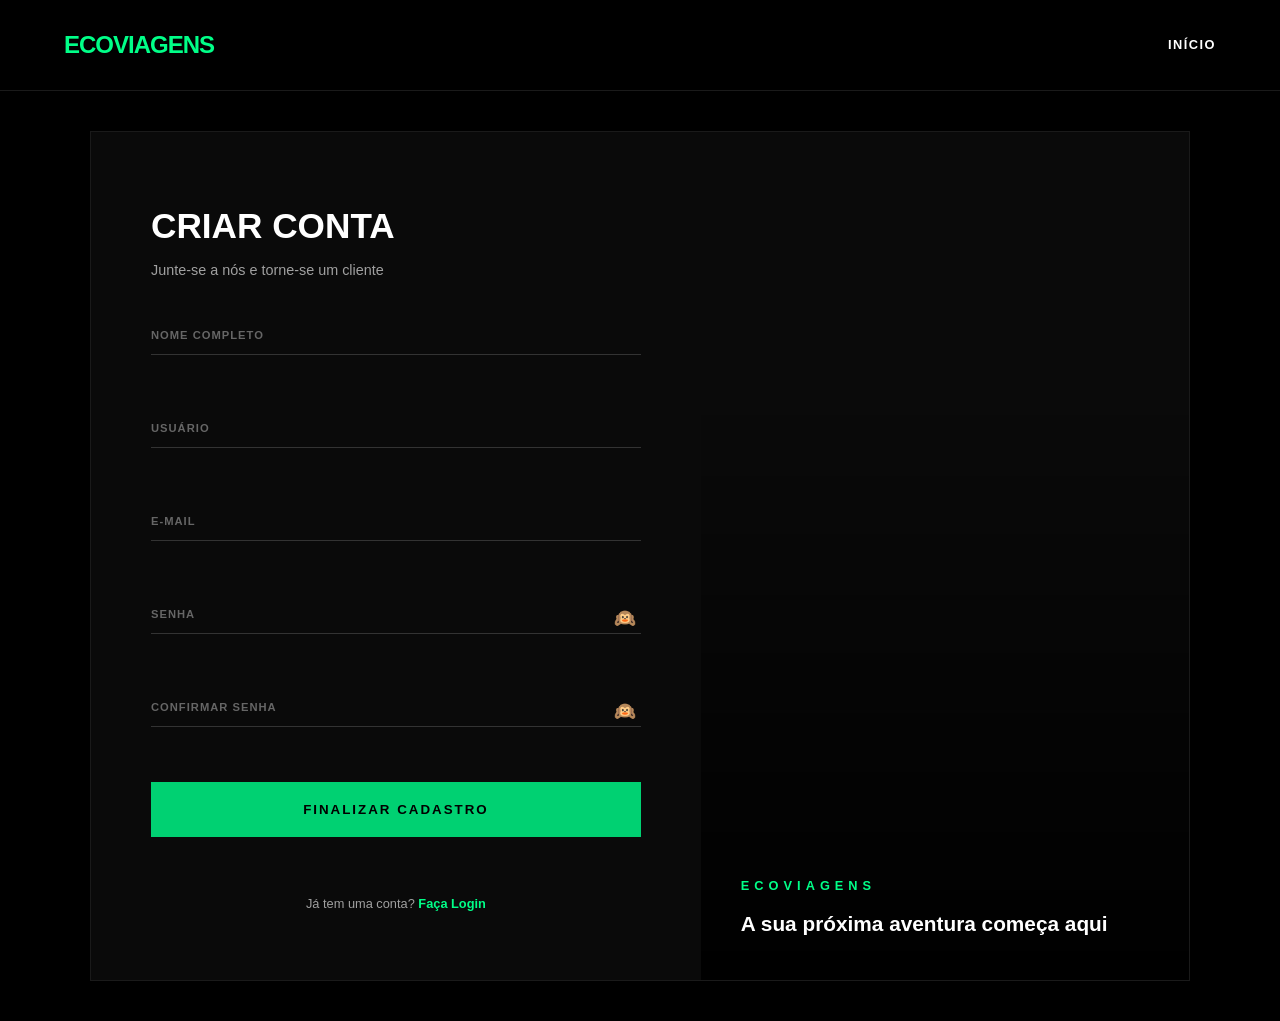
<file: site/cadastro.html>
<!DOCTYPE html>
<html lang="pt-br">
<head>
    <meta charset="UTF-8">
    <meta name="viewport" content="width=device-width, initial-scale=1.0">
    <title>Cadastro</title>
    <link rel="stylesheet" href="cadastro.css">
    <link rel="stylesheet" href="global.css">
</head>
<body>
    <header>
        <h1>EcoViagens</h1>
        <nav>
            <ul>
                <li><a href="index.html">Início</a></li>
            </ul>
        </nav>
    </header>

    <main class="cadastro-main">
        <div class="container-cadastro">
            <div class="caixa-cadastro">
                <div class="header-cadastro">
                    <h2>Criar Conta</h2>
                    <p>Junte-se a nós e torne-se um cliente</p>
                </div>

                <form onsubmit="cadastrarUsuario(event)" autocomplete="off">
                    <div class="input-group">
                        <input type="text" id="nome" placeholder=" " required>
                        <label>Nome Completo</label>
                        <div class="bar"></div>
                        <span class="msg-erro" id="erro-nome"></span>
                    </div>

                    <div class="input-group">
                        <input type="text" id="usuario" placeholder=" " required>
                        <label>Usuário</label>
                        <div class="bar"></div>
                        <span class="msg-erro" id="erro-usuario"></span>
                    </div>

                    <div class="input-group">
                        <input type="email" id="email" placeholder=" " required>
                        <label>E-mail</label>
                        <div class="bar"></div>
                        <span class="msg-erro" id="erro-email"></span>
                    </div>

                    <div class="input-group">
                        <input type="password" id="senha" placeholder=" " required>
                        <label>Senha</label>
                        <div class="bar"></div>
                        <span class="toggle-password" onclick="toggleSenha('senha', this)">🙉</span>
                        <span class="msg-erro" id="erro-senha"></span>
                    </div>

                    <div class="input-group">
                        <input type="password" id="confirmar" placeholder=" " required>
                        <label>Confirmar Senha</label>
                        <div class="bar"></div>
                        <span class="toggle-password" onclick="toggleSenha('confirmar', this)">🙉</span>
                        <span class="msg-erro" id="erro-confirmar"></span>
                    </div>

                    <button type="submit" class="btn-cadastro-submit">Finalizar Cadastro</button>
                    
                    <span class="msg-erro" id="erro-final" style="text-align: center; margin-top: 20px; width: 100%; display: block;"></span>
                </form>

                <div class="link-rodape">
                    Já tem uma conta? <a href="login.html">Faça Login</a>
                </div>
            </div>

            <div class="imagem-side-cadastro">
                <div class="overlay-texto">
                    <span>ECOVIAGENS</span>
                    <p>A sua próxima aventura começa aqui</p>
                </div>
            </div>
        </div>
    </main>
    <script src="cadastro.js"></script>
    <script src="global.js"></script>
</body>
</html>
</file>
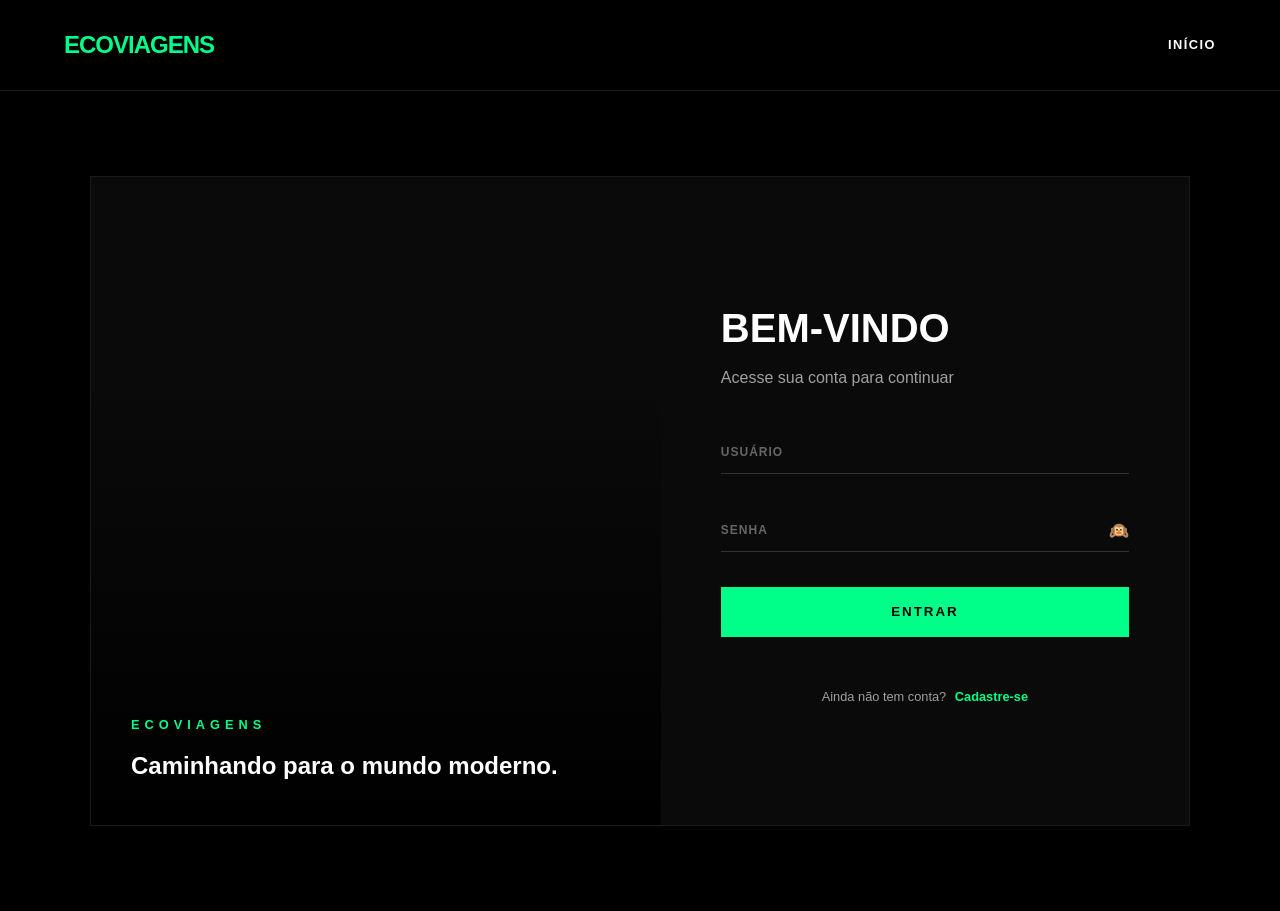
<file: site/login.html>
<!DOCTYPE html>
<html lang="pt-br">
<head>
    <meta charset="UTF-8">
    <meta name="viewport" content="width=device-width, initial-scale=1.0">
    <link rel="stylesheet" href="global.css">
    <link rel="stylesheet" href="login.css">
    <title>Login | EcoViagens</title>
</head>
<body>
    <header>
        <h1>EcoViagens</h1>
        <nav>
            <ul>
                <li><a href="index.html">Início</a></li>
            </ul>
        </nav>
    </header>

    <main class="login-main">
        <div class="container-login">
            <div class="imagem-side">
                <div class="overlay-texto">
                    <span>ECOVIAGENS</span>
                    <p>Caminhando para o mundo moderno.</p>
                </div>
            </div>
            
            <div class="caixa-login">
                <div class="header-login">
                    <h2>Bem-vindo</h2>
                    <p>Acesse sua conta para continuar</p>
                </div>

                <form onsubmit="fazerLogin(event)" autocomplete="off">
                    <div class="input-group">
                        <input type="text" id="usuario" placeholder=" " required>
                        <label>Usuário</label>
                        <div class="bar"></div>
                        <span class="msg-erro" id="erro-usuario"></span>
                    </div>

                    <div class="input-group" style="position: relative;">
                        <input type="password" id="senha" placeholder=" " required>
                        <label>Senha</label>
                        <div class="bar"></div>
                        <span class="toggle-password" onclick="toggleSenha('senha', this)" style="position: absolute; right: 0; bottom: 8px; cursor: pointer;">🙉</span>
                        <span class="msg-erro" id="erro-senha"></span>
                    </div>

                    <button type="submit" class="btn-cadastro-submit">Entrar</button>
                    
                    <span class="msg-erro" id="erro-final" style="text-align: center; margin-top: 20px; width: 100%; display: block;"></span>
                </form>

                <div class="link-rodape">
                    Ainda não tem conta? <a href="cadastro.html">Cadastre-se</a>
                </div>
            </div>
        </div>
    </main>

    <script src="login.js"></script>
    <script src="global.js"></script>
</body>
</html>
</file>
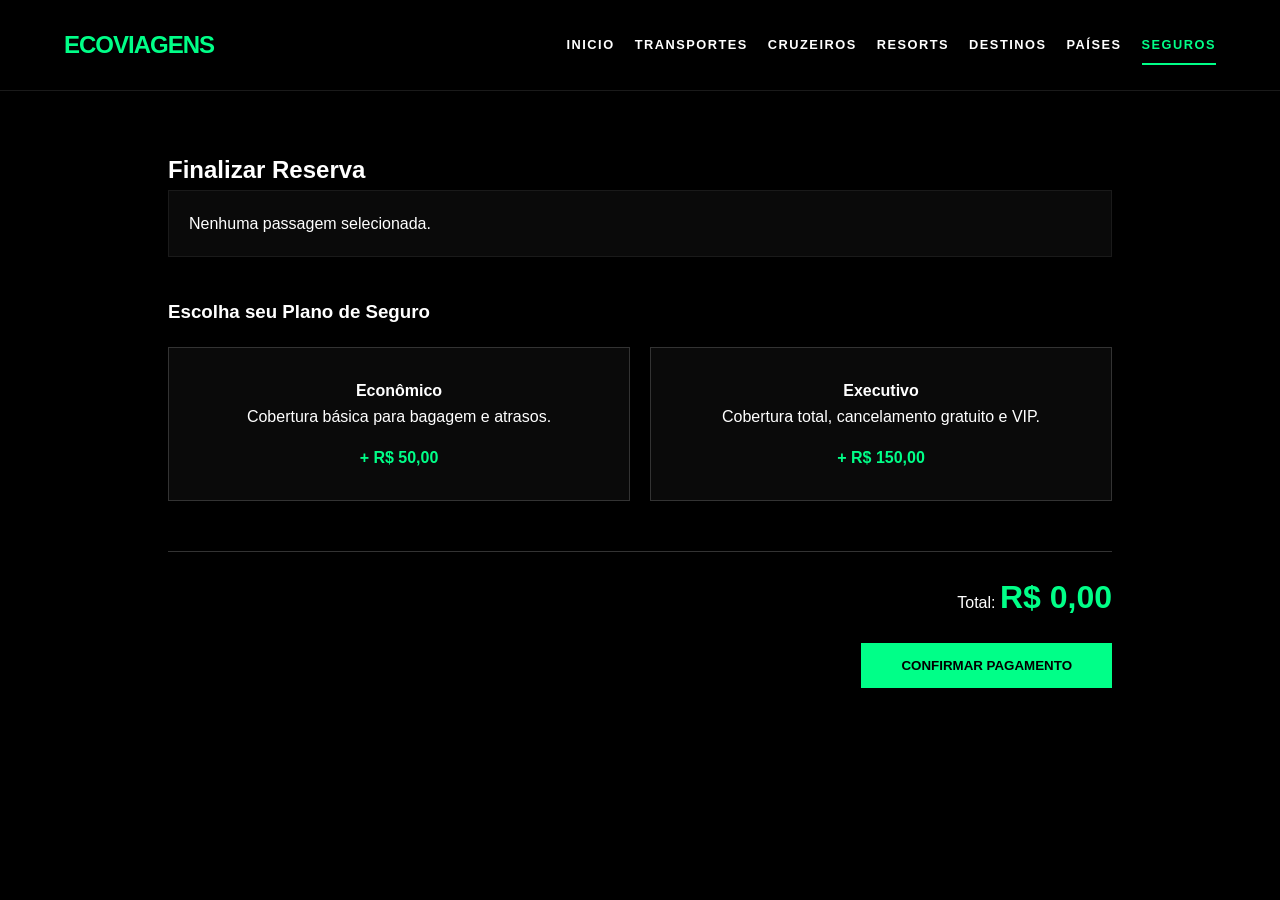
<file: site/menu/seguros.html>
<!DOCTYPE html>
<html lang="pt-br">
<head>
    <meta charset="UTF-8">
    <meta name="viewport" content="width=device-width, initial-scale=1.0">
    <link rel="stylesheet" href="../global.css">
    <link rel="stylesheet" href="seguros.css">
    <title>Seguros | EcoViagens</title>
</head>
<body>
    <header>
        <h1>EcoViagens</h1>
        <nav>
            <ul>
                <li><a href="../index.html">Inicio</a></li>
                <li><a href="transportes.html">Transportes</a></li>
                <li><a href="#">Cruzeiros</a></li>
                <li><a href="#">Resorts</a></li>
                <li><a href="#">Destinos</a></li>
                <li><a href="#">Países</a></li>
                <li><a href="seguros.html">Seguros</a></li>
            </ul>
        </nav>
    </header>

    <main class="checkout-container">
        <h2>Finalizar Reserva</h2>
        
        <div id="resumo-passagem" class="resumo-card">
            </div>

        <section class="planos-seguro">
            <h3>Escolha seu Plano de Seguro</h3>
            <div class="cards-seguro">
                <div class="card-plano" onclick="selecionarPlano('Economico', 50)">
                    <h4>Econômico</h4>
                    <p>Cobertura básica para bagagem e atrasos.</p>
                    <span class="preco-seguro">+ R$ 50,00</span>
                </div>
                <div class="card-plano" onclick="selecionarPlano('Executivo', 150)">
                    <h4>Executivo</h4>
                    <p>Cobertura total, cancelamento gratuito e VIP.</p>
                    <span class="preco-seguro">+ R$ 150,00</span>
                </div>
            </div>
        </section>

        <div class="total-section">
            <p>Total: <span id="valor-total">R$ 0,00</span></p>
            <button class="btn-finalizar" onclick="finalizarCompra()">CONFIRMAR PAGAMENTO</button>
        </div>
    </main>

    <script src="seguros.js"></script>
    <script src="../global.js"></script>
</body>
</html>
</file>
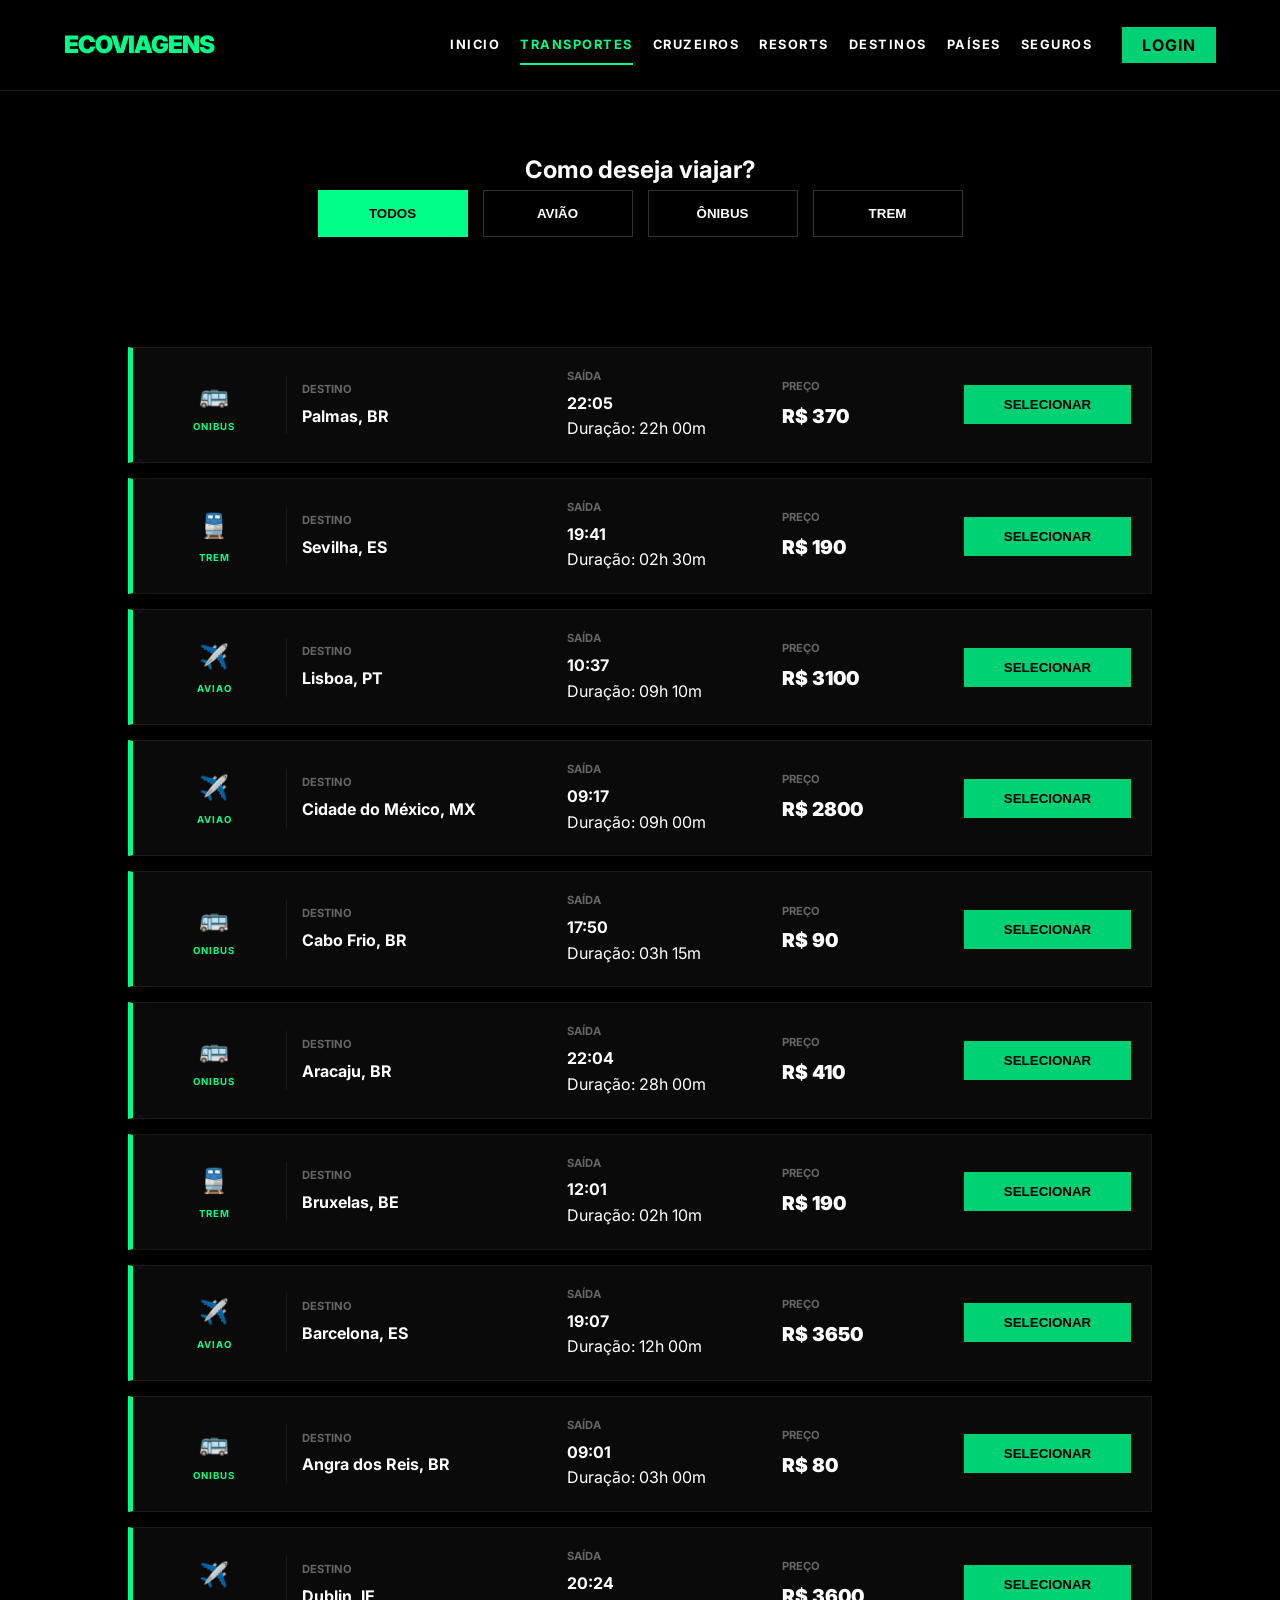
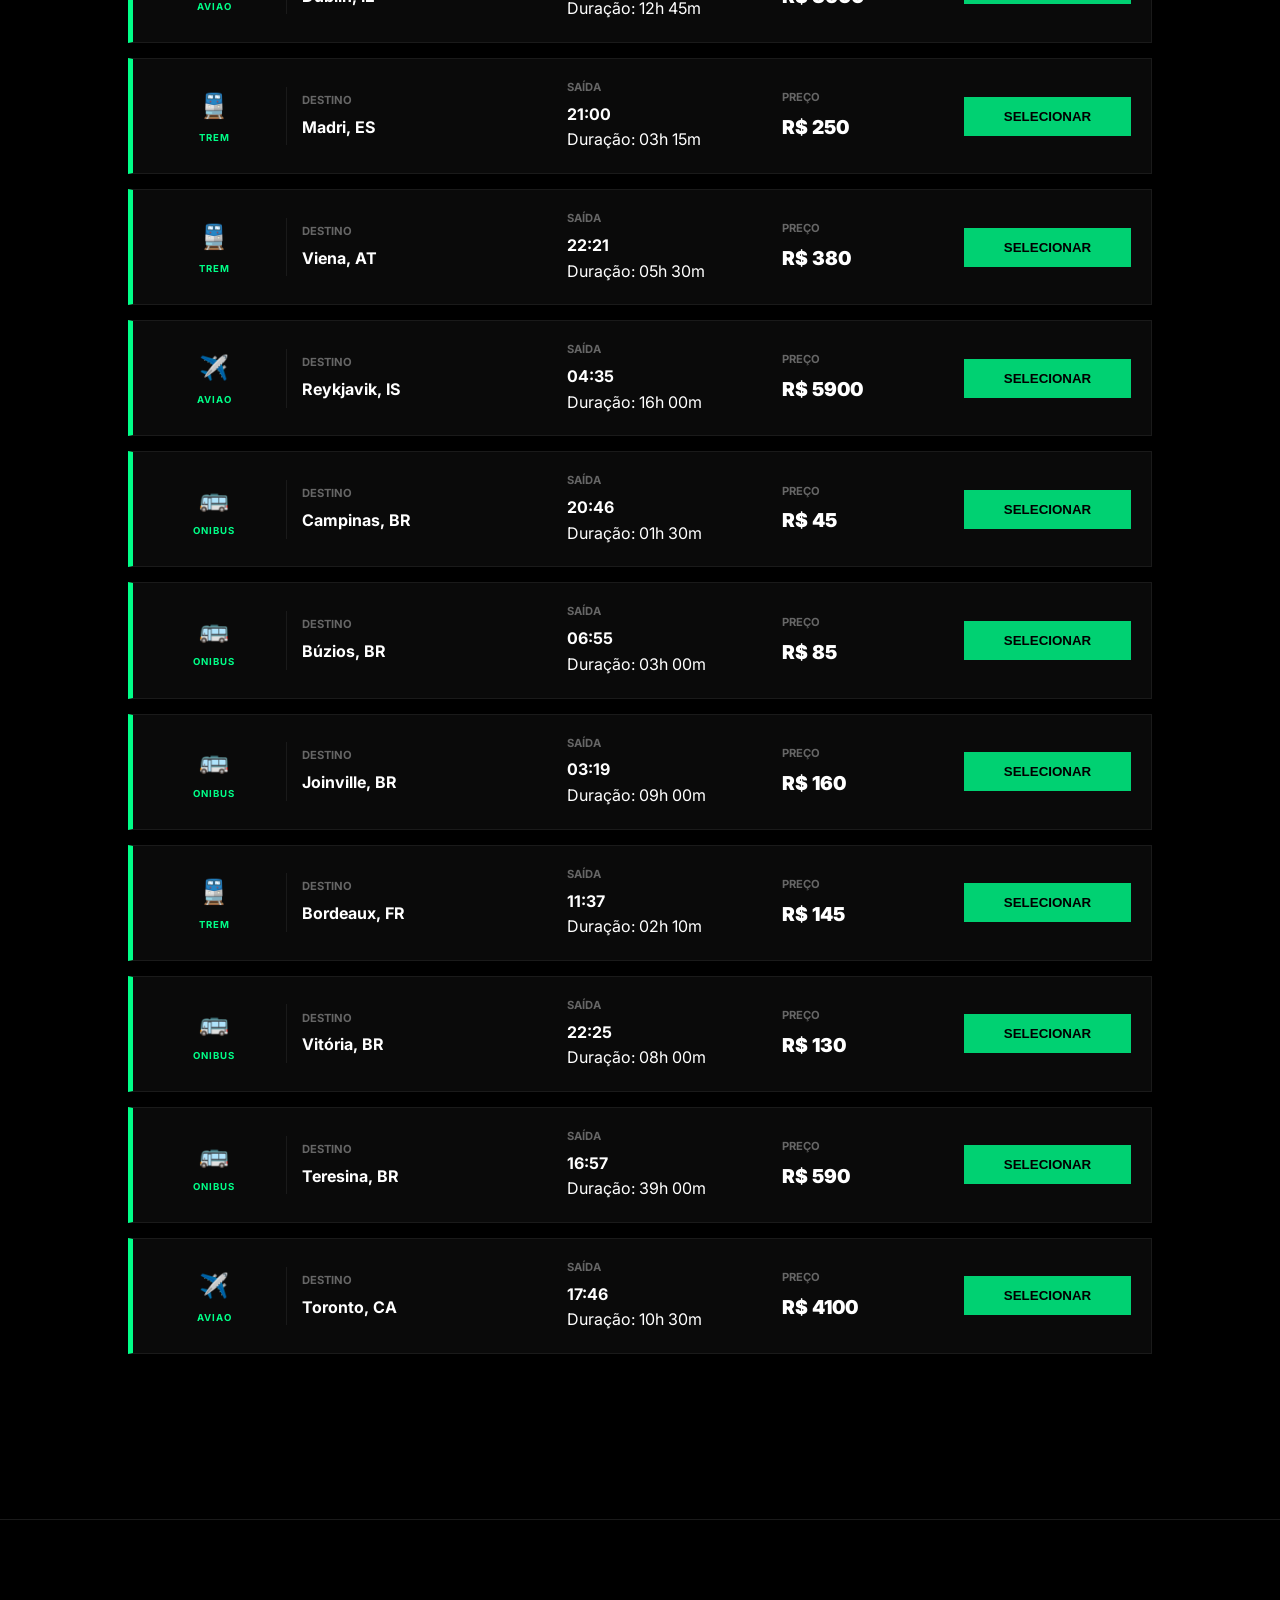
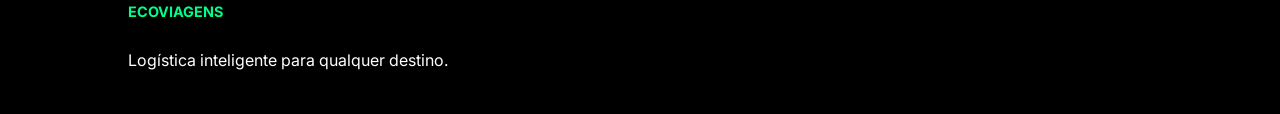
<file: site/menu/transportes.html>
<!DOCTYPE html>
<html lang="pt-br">
<head>
    <meta charset="UTF-8">
    <meta name="viewport" content="width=device-width, initial-scale=1.0">
    <link href="https://fonts.googleapis.com/css2?family=Inter:wght@400;700;900&display=swap" rel="stylesheet">
    <link rel="stylesheet" href="transportes.css">
    <link rel="stylesheet" href="../global.css">
    <title>Transportes | EcoViagens</title>
</head>
<body>

    <header>
        <h1>EcoViagens</h1>
        <nav>
            <ul>
                <li><a href="../index.html">Inicio</a></li>
                <li><a href="transportes.html">Transportes</a></li>
                <li><a href="#">Cruzeiros</a></li>
                <li><a href="#">Resorts</a></li>
                <li><a href="#">Destinos</a></li>
                <li><a href="#">Países</a></li>
                <li><a href="seguros.html">Seguros</a></li>
            </ul>
            <a href="../login.html" class="btn-login">LOGIN</a>
        </nav>
    </header>

    <main>
        <section class="filtro-transporte">
            <div class="container-filtro">
                <h2>Como deseja viajar?</h2>
                <div class="botoes-filtro">
                    <button class="btn-transporte active" onclick="filtrar('todos')">TODOS</button>
                    <button class="btn-transporte" onclick="filtrar('aviao')">AVIÃO</button>
                    <button class="btn-transporte" onclick="filtrar('onibus')">ÔNIBUS</button>
                    <button class="btn-transporte" onclick="filtrar('trem')">TREM</button>
                </div>
            </div>
        </section>

        <section class="lista-passagens">
            <div class="grid-passagens" id="passagens-container">
                </div>
        </section>
    </main>

    <footer class="rodape">
        <div class="rodape-container">
            <div class="rodape-secao">
                <h3>EcoViagens</h3>
                <p>Logística inteligente para qualquer destino.</p>
            </div>
        </div>
    </footer>

    <script src="transportes.js"></script>
    <script src="../global.js"></script>
</body>
</html>
</file>
<file: site/cadastro.css>
.cadastro-main {
    min-height: calc(100vh - 80px);
    display: flex;
    justify-content: center;
    align-items: center;
    background: var(--bg-puro);
    padding: 40px 5%;
}

.container-cadastro {
    display: flex;
    width: 100%;
    max-width: 1100px;
    height: 850px;
    background: var(--bg-card);
    border: 1px solid var(--borda-suave);
    box-shadow: 0 50px 100px rgba(0,0,0,0.8);
}

.caixa-cadastro {
    flex: 1.2;
    padding: 60px;
    display: flex;
    flex-direction: column;
    justify-content: center;
}

.header-cadastro h2 {
    font-size: 2.2rem;
    font-weight: 900;
    text-transform: uppercase;
    margin-bottom: 5px;
    color: var(--texto-principal);
}

.header-cadastro p {
    color: var(--texto-secundario);
    margin-bottom: 35px;
    font-size: 0.9rem;
}

.input-group {
    position: relative;
    margin-bottom: 35px;
    display: flex;
    flex-direction: column;
}

.input-group input {
    width: 100%;
    padding: 10px 35px 10px 0;
    background: transparent;
    border: none;
    border-bottom: 1px solid #333;
    color: white;
    font-size: 0.95rem;
    outline: none;
    order: 1;
}

.input-group label {
    position: absolute;
    top: 10px;
    left: 0;
    color: #666;
    pointer-events: none;
    transition: 0.3s ease all;
    text-transform: uppercase;
    font-weight: 700;
    font-size: 0.7rem;
    letter-spacing: 1px;
}

.input-group input:focus ~ label,
.input-group input:not(:placeholder-shown) ~ label {
    top: -15px;
    font-size: 0.6rem;
    color: var(--verde-vibrante);
}

.input-group .bar {
    position: absolute;
    top: 35px;
    left: 0;
    width: 0;
    height: 2px;
    background: var(--verde-vibrante);
    transition: 0.4s ease;
    z-index: 2;
}

.input-group input:focus ~ .bar {
    width: 100%;
}

.toggle-password {
    position: absolute;
    right: 5px;
    top: 8px;
    cursor: pointer;
    font-size: 1.1rem;
    z-index: 10;
    user-select: none;
    transition: 0.2s;
}

.toggle-password:hover {
    filter: brightness(1.5);
}

.msg-erro {
    color: #ff4d4d;
    font-size: 0.65rem;
    font-weight: 700;
    text-transform: uppercase;
    margin-top: 8px;
    display: block;
    min-height: 12px;
    opacity: 0;
    transition: 0.3s;
    order: 3;
}

.msg-erro.ativo {
    opacity: 1;
}

.btn-cadastro-submit {
    width: 100%;
    height: 55px;
    background: var(--verde-login);
    color: #000;
    border: none;
    font-weight: 900;
    text-transform: uppercase;
    letter-spacing: 2px;
    cursor: pointer;
    transition: 0.4s cubic-bezier(0.165, 0.84, 0.44, 1);
    margin-top: 15px;
    display: flex;
    justify-content: center;
    align-items: center;
}

.btn-cadastro-submit:hover:not(:disabled) {
    background: var(--verde-vibrante);
    letter-spacing: 4px;
    box-shadow: 0 0 30px rgba(0, 255, 136, 0.2);
}

.btn-cadastro-submit:disabled {
    opacity: 0.7;
    cursor: not-allowed;
}

.loader {
    width: 20px;
    height: 20px;
    border: 3px solid #000;
    border-bottom-color: transparent;
    border-radius: 50%;
    display: inline-block;
    animation: rotation 1s linear infinite;
}

@keyframes rotation {
    0% { transform: rotate(0deg); }
    100% { transform: rotate(360deg); }
}

.imagem-side-cadastro {
    flex: 1;
    background: url('https://images.unsplash.com/photo-1501785888041-af3ef285b470?q=80&w=1000') no-repeat center center;
    background-size: cover;
    position: relative;
    display: flex;
    align-items: flex-end;
    padding: 40px;
}

.imagem-side-cadastro::before {
    content: '';
    position: absolute;
    inset: 0;
    background: linear-gradient(to top, #000 0%, transparent 70%),
                linear-gradient(to left, transparent 80%, var(--bg-card) 100%);
}

.overlay-texto {
    position: relative;
    z-index: 2;
}

.overlay-texto span {
    color: var(--verde-vibrante);
    font-weight: 900;
    letter-spacing: 5px;
    font-size: 0.8rem;
}

.overlay-texto p {
    font-size: 1.3rem;
    font-weight: 700;
    margin-top: 10px;
}

.link-rodape {
    margin-top: 25px;
    text-align: center;
    font-size: 0.8rem;
    color: var(--texto-secundario);
}

.link-rodape a {
    color: var(--verde-vibrante);
    text-decoration: none;
    font-weight: 700;
}

@media (max-width: 900px) {
    .container-cadastro {
        height: auto;
        flex-direction: column-reverse;
    }
    .imagem-side-cadastro {
        display: none;
    }
    .caixa-cadastro {
        padding: 40px 20px;
    }
}
</file>
<file: site/global.css>
:root {
    --bg-puro: #000000;
    --bg-card: #0a0a0a;
    --bg-card-hover: #121212;
    --verde-vibrante: #00ff88;
    --verde-login: #00d172;
    --texto-principal: #ffffff;
    --texto-secundario: #a0a0a0;
    --borda-suave: #1a1a1a;
}

* {
    box-sizing: border-box;
    margin: 0;
    padding: 0;
}

body {
    background-color: var(--bg-puro);
    color: var(--texto-principal);
    font-family: 'Inter', sans-serif;
    line-height: 1.6;
}

header {
    background-color: var(--bg-puro);
    padding: 25px 5%;
    display: flex;
    justify-content: space-between;
    align-items: center;
    border-bottom: 1px solid var(--borda-suave);
    position: sticky;
    top: 0;
    z-index: 1000;
}

header h1 { 
    color: var(--verde-vibrante);
    font-size: 1.5rem; 
    font-weight: 900;
    letter-spacing: -1px;
    text-transform: uppercase;
}

header nav {
    display: flex;
    align-items: center;
    gap: 30px;
}

header nav ul { 
    display: flex; 
    list-style: none; 
    gap: 20px;
    align-items: center;
}

header nav ul li {
    position: relative;
}

header nav a:not(.btn-login) { 
    color: var(--texto-principal); 
    text-decoration: none; 
    font-size: 0.8rem; 
    font-weight: 700;
    text-transform: uppercase;
    letter-spacing: 1.5px;
    transition: color 0.3s ease;
    display: inline-block;
    padding: 10px 0;
}

header nav a:not(.btn-login)::after {
    content: '';
    position: absolute;
    bottom: 0;
    left: 0;
    width: 100%;
    height: 2px;
    background-color: var(--verde-vibrante);
    transform: scaleX(0);
    transition: transform 0.4s cubic-bezier(0.86, 0, 0.07, 1);
    transform-origin: var(--origin, right);
}

header nav a:not(.btn-login):hover::after,
header nav a:not(.btn-login).active::after {
    transform: scaleX(1);
    transform-origin: var(--origin, left);
}

header nav a.active, 
header nav a:hover {
    color: var(--verde-vibrante);
}

.user-menu-container {
    position: relative;
    display: inline-block;
}

#user-name-btn {
    color: var(--verde-vibrante);
    font-weight: 900;
    text-transform: uppercase;
    cursor: pointer;
    letter-spacing: 1.5px;
    font-size: 0.8rem;
    padding: 10px 15px;
    border: 1px solid var(--borda-suave);
    transition: 0.3s;
}

#user-name-btn:hover {
    background: rgba(0, 255, 136, 0.05);
    border-color: var(--verde-vibrante);
}

.user-popup {
    position: absolute;
    top: calc(100% + 20px);
    right: 0;
    background: var(--bg-card);
    border: 1px solid var(--borda-suave);
    padding: 20px;
    border-radius: 4px;
    display: none;
    min-width: 220px;
    z-index: 9999;
    box-shadow: 0 20px 50px rgba(0,0,0,0.8);
    text-align: left;
}

.user-popup.ativo {
    display: block;
    animation: popupFade 0.3s ease-out;
}

@keyframes popupFade {
    from { opacity: 0; transform: translateY(-10px); }
    to { opacity: 1; transform: translateY(0); }
}

.pop-nome {
    margin: 0;
    color: white;
    font-weight: 700;
    font-size: 0.9rem;
    text-transform: uppercase;
}

.pop-user {
    margin: 2px 0 0 0;
    font-size: 0.75rem;
    color: var(--texto-secundario);
}

.user-popup hr {
    border: none;
    border-top: 1px solid var(--borda-suave);
    margin: 15px 0;
}

.btn-sair {
    background: transparent;
    color: #ff4d4d;
    border: 1px solid #ff4d4d;
    padding: 10px;
    width: 100%;
    cursor: pointer;
    font-weight: 800;
    text-transform: uppercase;
    font-size: 0.7rem;
    letter-spacing: 1px;
    transition: 0.3s;
}

.btn-sair:hover {
    background: #ff4d4d;
    color: white;
}

.btn-login {
    background-color: var(--verde-login) !important;
    color: #000 !important;
    padding: 10px 20px !important;
    font-weight: 700 !important;
    text-decoration: none !important;
    text-transform: uppercase;
    letter-spacing: 1px;
    transition: 0.3s;
    border: none;
    cursor: pointer;
    display: flex;
    align-items: center;
    justify-content: center;
    line-height: 1;
    height: fit-content;
}

.btn-login:hover {
    background-color: var(--verde-vibrante) !important;
    box-shadow: 0 0 15px rgba(0, 255, 136, 0.4);
    transform: translateY(-2px);
}

.btn-flat {
    background-color: var(--verde-vibrante);
    color: #000;
    padding: 20px 40px;
    text-decoration: none;
    font-weight: 800;
    text-transform: uppercase;
    letter-spacing: 2px;
    display: inline-block;
}

.btn-outline {
    border: 2px solid var(--texto-principal);
    color: var(--texto-principal);
    padding: 18px 40px;
    text-decoration: none;
    font-weight: 800;
    text-transform: uppercase;
    letter-spacing: 2px;
    display: inline-block;
}

.rodape { 
    padding: 80px 10% 40px; 
    border-top: 1px solid var(--borda-suave);
    margin-top: 50px;
}

.rodape-container { 
    display: grid; 
    grid-template-columns: repeat(auto-fit, minmax(200px, 1fr)); 
    gap: 50px; 
}

.rodape-secao h3 { 
    color: var(--verde-vibrante);
    font-size: 0.9rem;
    text-transform: uppercase;
    margin-bottom: 25px;
}

.rodape-secao ul { list-style: none; }
.rodape-secao a { color: var(--texto-secundario); text-decoration: none; font-size: 0.85rem; transition: 0.3s; }
.rodape-secao a:hover { color: var(--texto-principal); }
</file>
<file: site/login.css>
.login-main {
    min-height: calc(100vh - 80px);
    display: flex;
    justify-content: center;
    align-items: center;
    background: var(--bg-puro);
    padding: 40px 5%;
}

.container-login {
    display: flex;
    width: 100%;
    max-width: 1100px;
    height: 650px;
    background: var(--bg-card);
    border: 1px solid var(--borda-suave);
    box-shadow: 0 50px 100px rgba(0,0,0,0.8);
}

.imagem-side {
    flex: 1.2;
    background: url('https://images.unsplash.com/photo-1464822759023-fed622ff2c3b?q=80&w=1000') no-repeat center center;
    background-size: cover;
    position: relative;
    display: flex;
    align-items: flex-end;
    padding: 40px;
}

.imagem-side::before {
    content: '';
    position: absolute;
    inset: 0;
    background: linear-gradient(to top, #000 0%, transparent 70%),
                linear-gradient(to right, transparent 80%, var(--bg-card) 100%);
}

.overlay-texto {
    position: relative;
    z-index: 2;
}

.overlay-texto span {
    color: var(--verde-vibrante);
    font-weight: 900;
    letter-spacing: 5px;
    font-size: 0.8rem;
}

.overlay-texto p {
    font-size: 1.5rem;
    font-weight: 700;
    margin-top: 10px;
}

.caixa-login {
    flex: 1;
    padding: 60px;
    display: flex;
    flex-direction: column;
    justify-content: center;
}

.header-login h2 {
    font-size: 2.5rem;
    font-weight: 900;
    text-transform: uppercase;
    margin-bottom: 5px;
}

.header-login p {
    color: var(--texto-secundario);
    margin-bottom: 40px;
}

.input-group {
    position: relative;
    margin-bottom: 35px;
}

.input-group input {
    width: 100%;
    padding: 12px 0;
    background: transparent;
    border: none;
    border-bottom: 1px solid #333;
    color: white;
    font-size: 1rem;
    outline: none;
    transition: 0.3s;
}

.input-group label {
    position: absolute;
    top: 12px;
    left: 0;
    color: #666;
    pointer-events: none;
    transition: 0.3s ease all;
    text-transform: uppercase;
    font-weight: 700;
    font-size: 0.75rem;
    letter-spacing: 1px;
}

.input-group input:focus ~ label,
.input-group input:not(:placeholder-shown) ~ label {
    top: -15px;
    font-size: 0.65rem;
    color: var(--verde-vibrante);
}

.input-group .bar {
    position: absolute;
    bottom: 0;
    left: 0;
    width: 0;
    height: 2px;
    background: var(--verde-vibrante);
    transition: 0.4s ease;
}

.input-group input:focus ~ .bar {
    width: 100%;
}

.btn-cadastro-submit {
    background-color: var(--verde-vibrante);
    color: #000;
    width: 100%;
    padding: 15px;
    border: none;
    font-weight: 900;
    text-transform: uppercase;
    letter-spacing: 2px;
    cursor: pointer;
    transition: 0.3s;
    margin-top: 20px;
    display: flex;
    align-items: center;
    justify-content: center;
    min-height: 50px;
}

.btn-cadastro-submit:hover {
    background-color: var(--verde-login);
    transform: translateY(-2px);
    box-shadow: 0 5px 15px rgba(0, 255, 136, 0.3);
}

.btn-cadastro-submit:disabled {
    opacity: 0.7;
    cursor: not-allowed;
}

.link-rodape {
    margin-top: 30px;
    text-align: center;
    font-size: 0.8rem;
    color: var(--texto-secundario);
}

.link-rodape a {
    color: var(--verde-vibrante);
    text-decoration: none;
    font-weight: 700;
    margin-left: 5px;
}

.link-rodape a:hover {
    text-decoration: underline;
}

@media (max-width: 900px) {
    .container-login {
        height: auto;
    }
    .imagem-side {
        display: none;
    }
    .caixa-login {
        padding: 40px 20px;
    }
}
</file>
<file: site/menu/seguros.css>
.checkout-container {
    padding: 60px 10%;
    max-width: 1200px;
    margin: 0 auto;
}

.resumo-card {
    background: var(--bg-card);
    border: 1px solid var(--borda-suave);
    padding: 20px;
    margin-bottom: 40px;
}

.planos-seguro { margin-top: 40px; }

.cards-seguro {
    display: grid;
    grid-template-columns: 1fr 1fr;
    gap: 20px;
    margin-top: 20px;
}

.card-plano {
    background: #0a0a0a;
    border: 1px solid #333;
    padding: 30px;
    cursor: pointer;
    transition: 0.3s;
    text-align: center;
}

.card-plano:hover {
    border-color: var(--verde-vibrante);
}

.card-plano.selected {
    border-color: var(--verde-vibrante);
    background: rgba(0, 255, 136, 0.05);
}

.preco-seguro {
    display: block;
    margin-top: 15px;
    color: var(--verde-vibrante);
    font-weight: 900;
}

.total-section {
    margin-top: 50px;
    text-align: right;
    border-top: 1px solid #333;
    padding-top: 20px;
}

#valor-total {
    font-size: 2rem;
    color: var(--verde-vibrante);
    font-weight: 900;
}

.btn-finalizar {
    background: var(--verde-vibrante);
    color: #000;
    border: none;
    padding: 15px 40px;
    font-weight: 900;
    cursor: pointer;
    margin-top: 20px;
}
</file>
<file: site/menu/transportes.css>
:root {
    --bg-puro: #000000;
    --bg-card: #0a0a0a;
    --bg-card-hover: #121212;
    --verde-vibrante: #00ff88;
    --verde-login: #00d172;
    --texto-principal: #ffffff;
    --texto-secundario: #a0a0a0;
    --borda-suave: #1a1a1a;
}

.filtro-transporte {
    padding: 60px 10% 20px;
    text-align: center;
}

.botoes-filtro {
    display: flex;
    justify-content: center;
    gap: 15px;
    margin-bottom: 50px;
}

.btn-transporte {
    background: transparent;
    border: 1px solid #333;
    color: white;
    padding: 15px 40px;
    font-weight: 700;
    text-transform: uppercase;
    cursor: pointer;
    transition: 0.2s;
    min-width: 150px;
    outline: none;
}

.btn-transporte.active {
    background-color: var(--verde-vibrante) !important;
    color: #000 !important;
    border: 1px solid var(--verde-vibrante) !important;
}

.btn-transporte:hover:not(.active) {
    border-color: var(--verde-vibrante);
    color: var(--verde-vibrante);
}

.lista-passagens {
    padding: 40px 10% 100px;
}

.ticket {
    background: #0a0a0a;
    border: 1px solid #1a1a1a;
    border-left: 5px solid var(--verde-vibrante);
    display: grid;
    grid-template-columns: 0.8fr 1.5fr 1.2fr 1fr 1fr;
    padding: 20px;
    margin-bottom: 15px;
    align-items: center;
    gap: 15px;
    transition: transform 0.3s ease, background 0.3s ease;
}

.ticket:hover {
    background: #111;
    transform: translateX(5px);
}

.ticket-type {
    display: flex;
    flex-direction: column;
    align-items: center;
    border-right: 1px solid #1a1a1a;
    padding-right: 10px;
}

.ticket-type .icon {
    font-size: 1.5rem;
    margin-bottom: 5px;
}

.ticket-type .type-text {
    font-size: 0.6rem;
    letter-spacing: 1px;
    color: var(--verde-vibrante);
    font-weight: 700;
}

.ticket h4 {
    font-size: 0.7rem;
    color: #666;
    text-transform: uppercase;
    margin: 0 0 5px 0;
}

.ticket p {
    margin: 0;
    font-weight: 700;
}

.valor {
    color: #fff;
    font-size: 1.2rem;
    font-weight: 900;
}

.btn-comprar {
    background: var(--verde-login);
    color: #000;
    border: none;
    padding: 12px;
    font-weight: 900;
    text-transform: uppercase;
    cursor: pointer;
    transition: 0.3s;
}

.btn-comprar:hover {
    background: var(--verde-vibrante);
    box-shadow: 0 0 15px rgba(0, 255, 136, 0.3);
}
</file>
